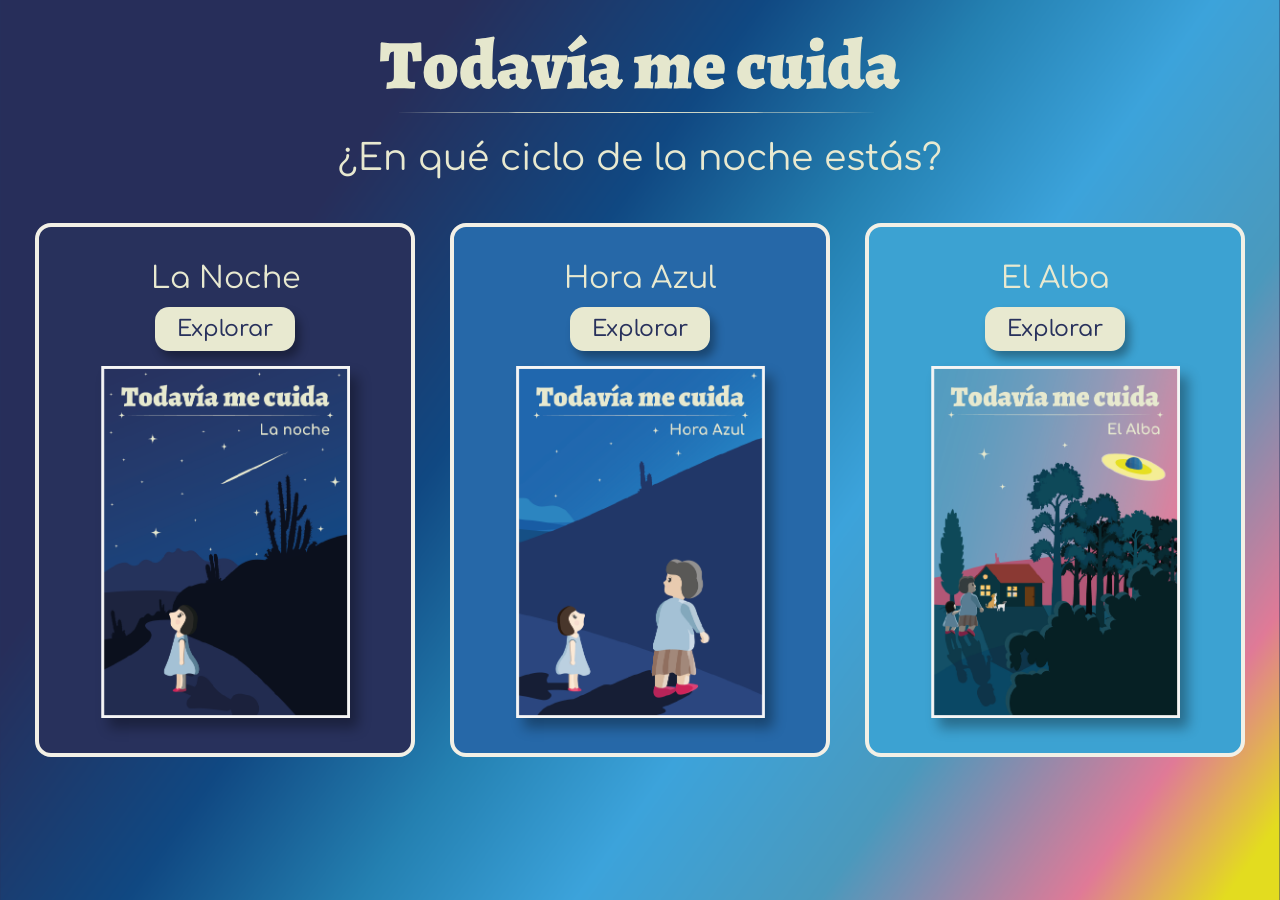
<file: index.html>
<!DOCTYPE html>
<html lang="es"><head><meta charset="UTF-8"><meta name="viewport" content="width=device-width, initial-scale=1"><title>Todavía me cuida</title><meta http-equiv="refresh" content="0; url=./1%20Selecci%C3%B3n%20libros/index.html"></head><body><a href="./1%20Selecci%C3%B3n%20libros/index.html">Elegir un libro</a></body></html>
</file>
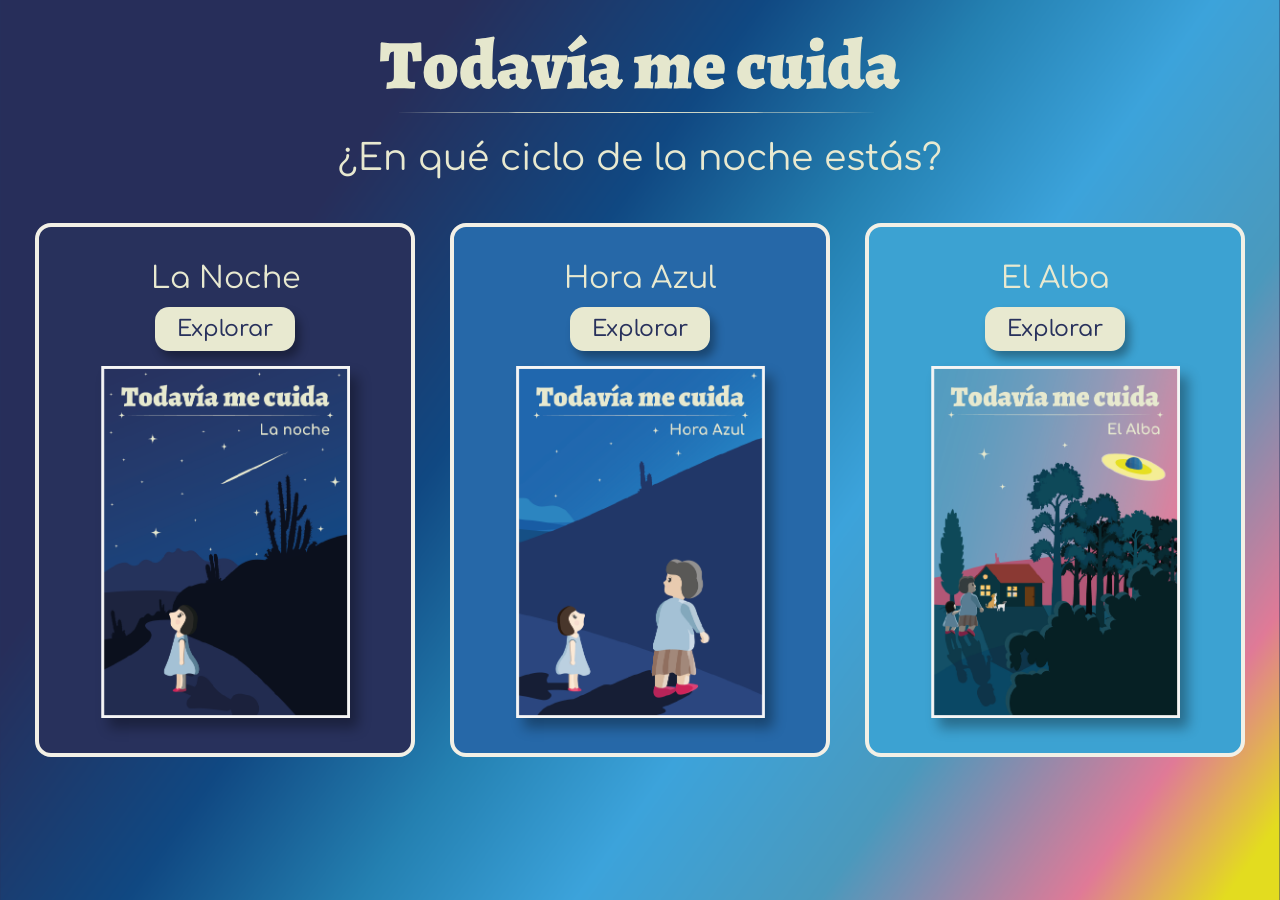
<file: 1 Selección libros/index.html>
<!DOCTYPE html>
<html lang="es">
<head>
    <meta charset="UTF-8">
    <meta name="viewport" content="width=device-width, initial-scale=1.0">

    <title>Todavía me cuida</title>

    <link rel="preconnect" href="https://fonts.googleapis.com">
    <link rel="preconnect" href="https://fonts.gstatic.com" crossorigin>
    <link href="https://fonts.googleapis.com/css2?family=Comfortaa:wght@400;500;600;700&display=swap" rel="stylesheet">
    <link rel="stylesheet" href="estilos.css">
    <script src="script.js" defer></script>
</head>

<body>

    <main class="contenedor">

        <header class="encabezado">
            <picture>
                <source media="(min-width: 768px)" srcset="TITULO_WEB.svg">
                <img src="TITULO_MOVIL.svg" alt="Todavía me cuida" class="titulo">
            </picture>

            <h1>¿En qué ciclo de la noche estás?</h1>
        </header>

        <section class="libros">

            <!-- LIBRO 1: LA NOCHE -->
            <article class="tarjeta noche">

                <picture>
                    <source media="(min-width: 768px)" srcset="PORTADA_N_WEB.png">
                    <img src="PORTADA_N_MOVIL.png" alt="Portada de La Noche">
                </picture>

                <div class="informacion">
                    <h2>La Noche</h2>
                    <button data-libro="noche">Explorar</button>
                </div>

            </article>

            <!-- LIBRO 2: HORA AZUL -->
            <article class="tarjeta hora-azul">

                <picture>
                    <source media="(min-width: 768px)" srcset="PORTADA_HA_WEB.png">
                    <img src="PORTADA_HA_MOVIL.png" alt="Portada de Hora Azul">
                </picture>

                <div class="informacion">
                    <h2>Hora Azul</h2>
                    <button data-libro="hora-azul">Explorar</button>
                </div>

            </article>

            <!-- LIBRO 3: EL ALBA -->
            <article class="tarjeta alba">

                <picture>
                    <source media="(min-width: 768px)" srcset="PORTADA_A_WEB.png">
                    <img src="PORTADA_A_MOVIL.png" alt="Portada de El Alba">
                </picture>

                <div class="informacion">
                    <h2>El Alba</h2>
                    <button data-libro="alba">Explorar</button>
                </div>

            </article>

        </section>

    </main>

</body>
</html>
</file>
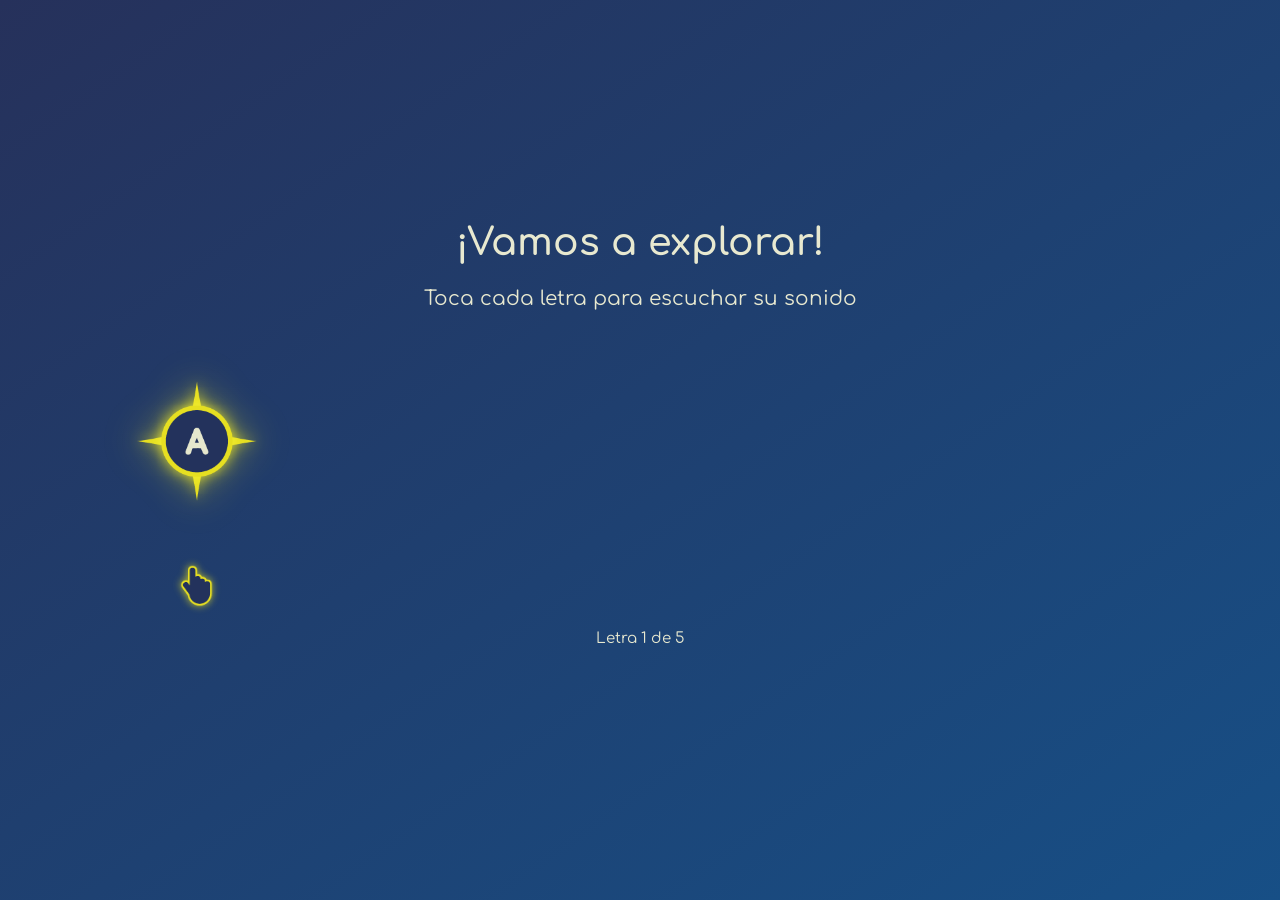
<file: 2 Tutorial/index.html>
<!DOCTYPE html>
<html lang="es">

<head>
    <meta charset="UTF-8">

    <meta name="viewport"
          content="width=device-width, initial-scale=1.0">

    <title>Tutorial - Todavía me cuida</title>

    <!-- FAVICON -->
    <link rel="icon" href="data:,">

    <!-- TIPOGRAFÍA COMFORTAA -->
    <link rel="preconnect"
          href="https://fonts.googleapis.com">

    <link rel="preconnect"
          href="https://fonts.gstatic.com"
          crossorigin>

    <link href="https://fonts.googleapis.com/css2?family=Comfortaa:wght@400;500;600;700&display=swap"
          rel="stylesheet">

    <!-- ESTILOS -->
    <link rel="stylesheet" href="estilos.css">

    <!-- JAVASCRIPT -->
    <script src="script.js" defer></script>
</head>

<body>

    <main class="tutorial">

        <!-- ENCABEZADO -->
        <header class="encabezado">

            <h1>¡Vamos a explorar!</h1>

            <p class="instruccion">
                Toca cada letra para escuchar su sonido
            </p>

        </header>

        <!-- ZONA INTERACTIVA -->
        <section class="zona-interactiva"
                 aria-label="Tutorial interactivo de vocales">

            <div id="contenedorVocales"
                 class="contenedor-vocales">
            </div>

        </section>

        <!-- PROGRESO -->
        <div class="informacion">

            <p id="progreso">
                Letra 1 de 5
            </p>

            <p id="estado"
               class="estado"
               role="status"
               aria-live="polite">
            </p>

        </div>

        <!-- AUDIO -->
        <audio id="audioLetra" preload="auto"></audio>

    </main>

</body>
</html>
</file>
<file: 1 Selección libros/estilos.css>
/* CONFIGURACIÓN GENERAL */

* {
    box-sizing: border-box;
}

body {
    margin: 0;
    min-height: 100vh;
    font-family: "Comfortaa", sans-serif;
    color: #E8E9D0;

    background-color: #26345F;
    background-image: url("FONDO_MOVIL.png");
    background-position: center;
    background-size: 100% 100%;
    background-repeat: no-repeat;
}

.contenedor {
    width: 100%;
    max-width: 1600px;
    margin: 0 auto;
    padding: 30px 20px 40px;
}

/* ENCABEZADO */

.encabezado {
    text-align: center;
    margin-bottom: 35px;
}

.titulo {
    display: block;
    width: 85%;
    max-width: 520px;
    height: auto;
    margin: 0 auto 25px;
}

h1 {
    margin: 0;
    font-size: clamp(20px, 4vw, 36px);
    font-weight: 400;
}

/* TARJETAS DE LOS LIBROS */

.libros {
    display: flex;
    flex-direction: column;
    gap: 18px;
}

.tarjeta {
    display: flex;
    align-items: center;
    justify-content: space-around;
    gap: 15px;

    padding: 20px;
    border: 4px solid #F2F0E6;
    border-radius: 16px;
}

.noche {
    background-color: #28315C;
}

.hora-azul {
    background-color: #2668A8;
}

.alba {
    background-color: #3CA2D2;
}

/* PORTADAS */

.tarjeta picture {
    display: block;
    flex: 0 0 38%;
}

.tarjeta img {
    display: block;
    width: 100%;
    height: auto;
    box-shadow: 8px 10px 12px #0005;
}

/* NOMBRE Y BOTÓN */

.informacion {
    flex: 1;
    min-width: 0;
    text-align: center;
}

.informacion h2 {
    margin: 0 0 12px;
    font-size: clamp(18px, 3vw, 30px);
    font-weight: 400;
}

button {
    padding: 10px 22px;

    border: none;
    border-radius: 14px;

    background-color: #E8E9D0;
    color: #28315C;

    font-family: inherit;
    font-size: clamp(15px, 2vw, 22px);
    font-weight: 500;

    cursor: pointer;
    box-shadow: 5px 7px 10px #0005;

    transition: transform 0.2s, box-shadow 0.2s;
}

button:hover {
    transform: translateY(-3px);
    box-shadow: 6px 10px 14px #0006;
}

button:focus-visible {
    outline: 3px solid white;
    outline-offset: 4px;
}

/* VERSIÓN ESCRITORIO */

@media (min-width: 768px) {

    body {
        background-image: url("FONDO_WEB.png");
    }

    .contenedor {
        min-height: 100vh;
        padding: 35px;
    }

    .encabezado {
        margin-bottom: 45px;
    }

    .libros {
        flex-direction: row;
        align-items: stretch;
        gap: 35px;
    }

    .tarjeta {
        flex: 1;
        min-width: 0;

        flex-direction: column-reverse;
        justify-content: flex-end;

        padding: 35px 20px;
    }

    .tarjeta picture {
        flex: 0 1 auto;
        width: 75%;
    }

    .informacion {
        flex: 0 0 auto;
    }
}

/* PANTALLAS MUY PEQUEÑAS */

@media (max-width: 360px) {

    .contenedor {
        padding-left: 12px;
        padding-right: 12px;
    }

    .tarjeta {
        padding: 12px;
        gap: 10px;
    }

    button {
        padding: 9px 14px;
    }
}
</file>
<file: 2 Tutorial/estilos.css>
/* =========================================
   CONFIGURACIÓN GENERAL
========================================= */

* {
    box-sizing: border-box;
}

html {
    min-height: 100%;
}

body {
    margin: 0;

    min-height: 100vh;
    min-height: 100dvh;

    font-family: "Comfortaa", sans-serif;
    color: #E8E9D0;

    background: linear-gradient(
        145deg,
        #26315B,
        #174F86
    );
}

/* =========================================
   CONTENEDOR PRINCIPAL
========================================= */

.tutorial {
    min-height: 100vh;
    min-height: 100dvh;

    display: flex;
    flex-direction: column;

    align-items: center;
    justify-content: center;

    padding: 24px 12px;

    text-align: center;
}

/* =========================================
   ENCABEZADO
========================================= */

.encabezado {
    width: 100%;
    max-width: 900px;

    margin-bottom: 20px;
}

h1 {
    margin: 0 0 16px;

    font-size: clamp(25px, 5vw, 38px);
    font-weight: 600;
    line-height: 1.3;
}

.instruccion {
    margin: 0;

    font-size: clamp(15px, 3vw, 20px);
    line-height: 1.5;
}

/* =========================================
   ZONA INTERACTIVA
========================================= */

.zona-interactiva {
    width: 100%;
    min-height: 180px;

    display: flex;
    align-items: center;
    justify-content: center;
}

/* =========================================
   POSICIONES FIJAS DE LAS VOCALES
========================================= */

.contenedor-vocales {
    display: grid;

    grid-template-columns: repeat(
        5,
        minmax(0, 1fr)
    );

    align-items: start;
    justify-items: center;

    gap: 8px;

    width: 100%;
    max-width: 1100px;
}

/* =========================================
   CONTENEDOR DE CADA VOCAL
========================================= */

.vocal-item {
    display: flex;
    flex-direction: column;

    align-items: center;

    width: 100%;
    min-width: 0;

    visibility: hidden;
    opacity: 0;

    transition: opacity 0.4s ease;
}

.vocal-item.visible {
    visibility: visible;
    opacity: 1;
}

/* =========================================
   BOTONES DE LAS VOCALES
========================================= */

.letra-boton {
    display: flex;
    align-items: center;
    justify-content: center;

    width: 100%;
    aspect-ratio: 1 / 1;

    padding: 0;

    border: none;
    background: transparent;

    cursor: pointer;
    touch-action: manipulation;

    transition: transform 0.15s ease;
}

.letra-boton img {
    display: block;

    width: 100%;
    height: 100%;

    object-fit: contain;
}

/* EFECTO AL PULSAR */

.letra-boton:active:not(:disabled) {
    transform: scale(0.93);
}

.letra-boton:disabled {
    cursor: default;
}

.letra-boton:focus-visible {
    outline: 3px solid #E8E9D0;
    outline-offset: 4px;
    border-radius: 12px;
}

/* =========================================
   MANO INDICADORA
========================================= */

.mano {
    display: block;

    width: 55px;
    height: auto;

    margin-top: 6px;

    pointer-events: none;

    animation: indicar 1.2s ease-in-out infinite;
}

@keyframes indicar {

    0%, 100% {
        transform: translateY(0);
    }

    50% {
        transform: translateY(-10px);
    }

}

/* =========================================
   INFORMACIÓN Y PROGRESO
========================================= */

.informacion {
    margin-top: 12px;
}

#progreso {
    margin: 0 0 10px;
    font-size: 15px;
}

.estado {
    min-height: 24px;

    margin: 0;

    font-size: 15px;
    font-weight: 500;

    line-height: 1.5;
}

/* =========================================
   VERSIÓN SMARTPHONE
========================================= */

@media (max-width: 600px) {

    /* DISTRIBUCIÓN GENERAL */

    .tutorial {
        min-height: 100dvh;

        padding: 18px 6px;

        justify-content: center;
    }

    /* ENCABEZADO */

    .encabezado {
        width: 100%;
        margin-bottom: 12px;
    }

    h1 {
        font-size: clamp(23px, 6vw, 28px);
        line-height: 1.3;

        margin-bottom: 12px;
    }

    .instruccion {
        font-size: clamp(13px, 3.5vw, 16px);

        line-height: 1.5;

        max-width: 360px;

        margin: 0 auto;
    }

    /* ZONA DE VOCALES */

    .zona-interactiva {
        width: 100%;
        min-height: 125px;
    }

    .contenedor-vocales {
        width: 100%;

        max-width: 500px;

        grid-template-columns: repeat(
            5,
            minmax(0, 1fr)
        );

        gap: 2px;
    }

    /* CONTENEDORES */

    .vocal-item {
        width: 100%;
        min-width: 0;
    }

    /* TAMAÑO DE LAS VOCALES */

    .letra-boton {
        width: 100%;

        aspect-ratio: 1 / 1;

        min-height: 44px;
    }

    .letra-boton img {
        width: 100%;
        height: 100%;

        object-fit: contain;
    }

    /* MANO INDICADORA */

    .mano {
        width: 30px;
        max-width: 100%;

        margin-top: 6px;
    }

    /* PROGRESO */

    .informacion {
        margin-top: 10px;
    }

    #progreso {
        font-size: 13px;
        margin-bottom: 8px;
    }

    .estado {
        font-size: 13px;
        min-height: 20px;
    }
}

/* =========================================
   CELULARES DE POCA ALTURA
========================================= */

@media (max-width: 600px) and (max-height: 650px) {

    .tutorial {
        padding-top: 12px;
        padding-bottom: 12px;
    }

    .encabezado {
        margin-bottom: 8px;
    }

    h1 {
        margin-bottom: 10px;
    }

    .zona-interactiva {
        min-height: 115px;
    }

    .informacion {
        margin-top: 8px;
    }
}

/* =========================================
   ACCESIBILIDAD
========================================= */

@media (prefers-reduced-motion: reduce) {

    .mano {
        animation: none;
    }

    .vocal-item {
        transition: none;
    }

}
</file>
